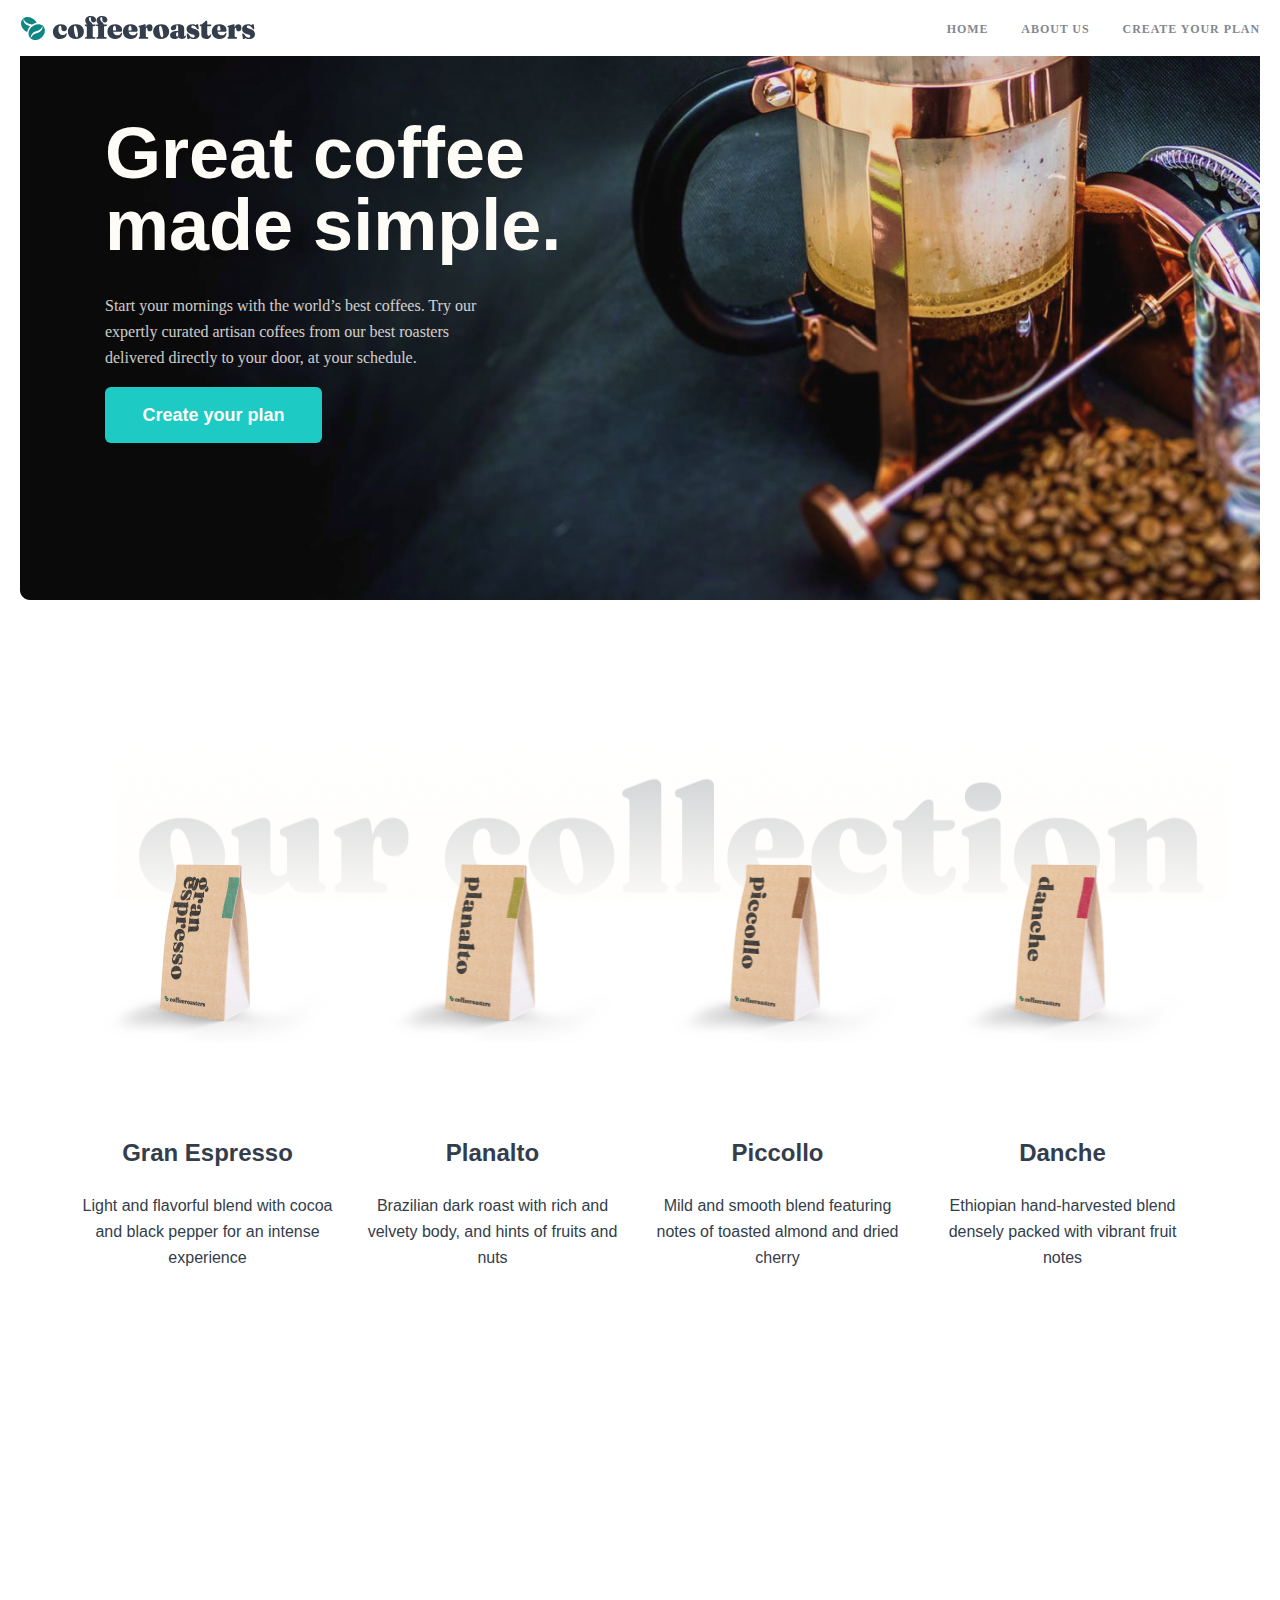
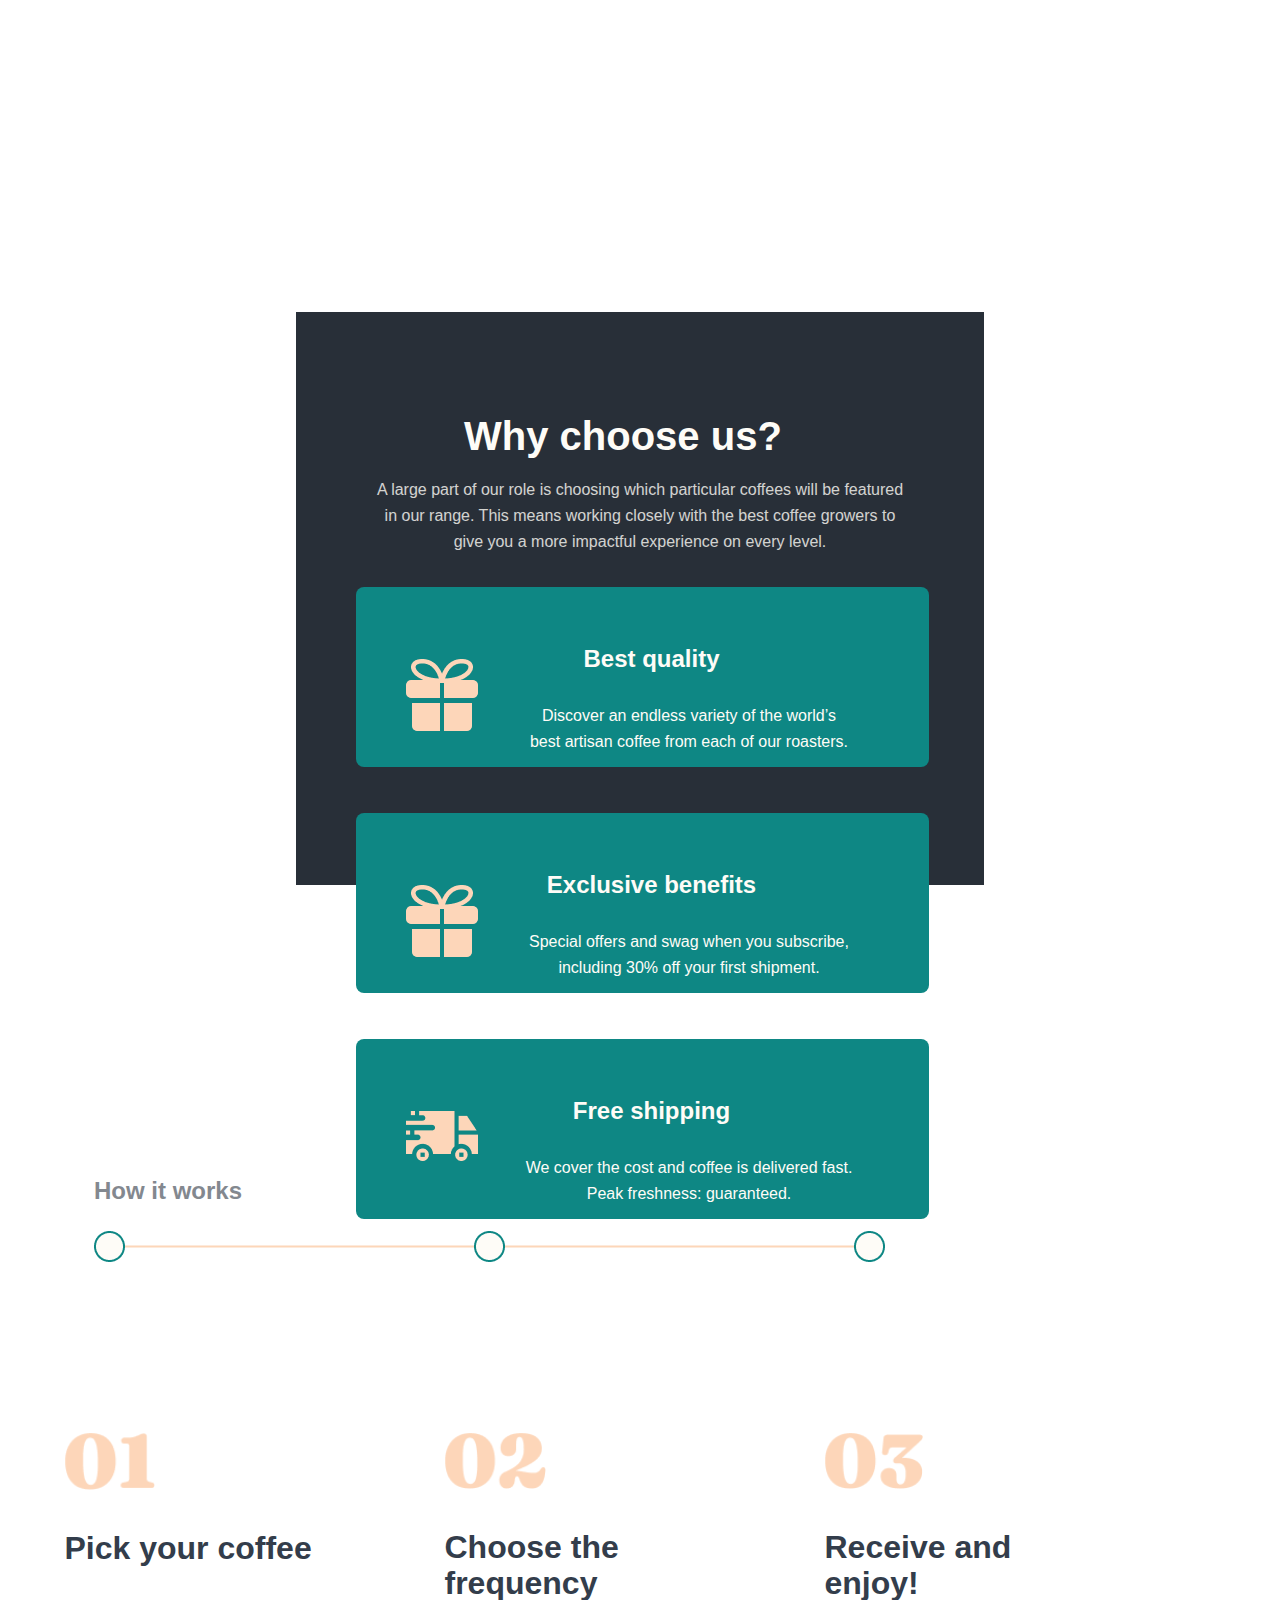
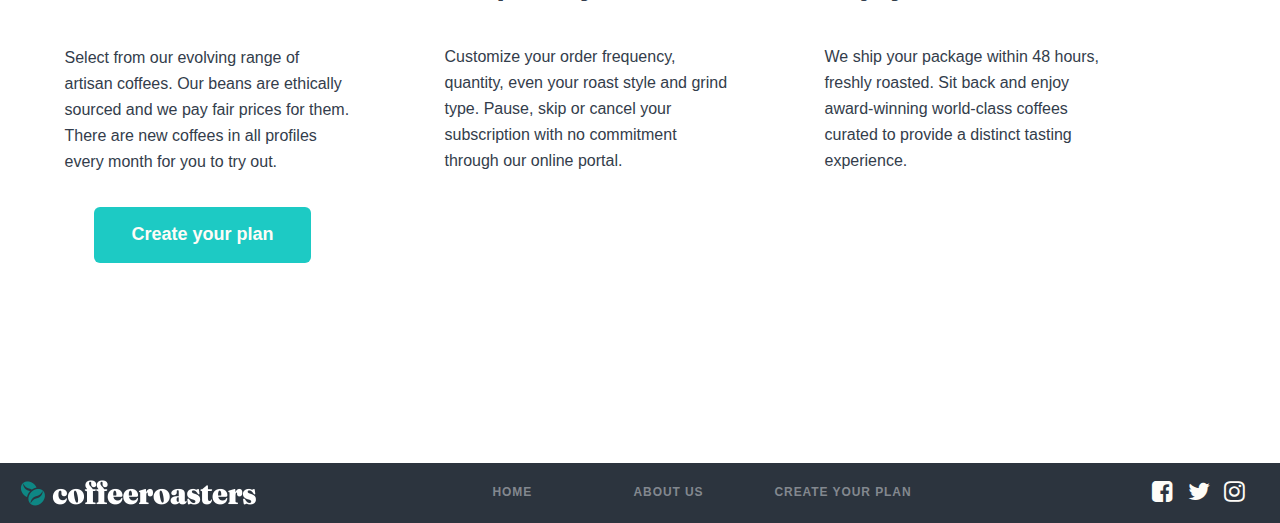
<file: index.html>
<!DOCTYPE html>
<html lang="en">

<head>
    <meta charset="UTF-8">
    <meta http-equiv="X-UA-Compatible" content="IE=edge">
    <meta name="viewport" content="width=device-width, initial-scale=1.0">
    <link rel="stylesheet" href="https://cdnjs.cloudflare.com/ajax/libs/font-awesome/4.7.0/css/font-awesome.min.css">
    <link rel="stylesheet" href="./css/main.css">
    <title> Home responsive</title>
</head>

<body>
    <!-- SITE HEADER -->
    <header class="header">
        <h1 class="visually-hidden">COFFE</h1>
        <div class="container header__container">
            <a class="header__logo" href="#">
                <img src="./images/logo.svg" alt="coffe logo" width="236" height="26">
            </a>
            <!-- HERO NAV -->
            <nav class="nav">
                <div class="nav__hero">
                    <ul class="nav__hero--list">
                        <li class="nav__item">
                            <a class="nav__link" href="#">
                                HOME
                            </a>
                        </li>

                        <li class="nav__item">
                            <a class="nav__link" href="about.html">
                                ABOUT US
                            </a>
                        </li>

                        <li class="nav__item">
                            <a class="nav__link" href="#">
                                Create your plan
                            </a>
                        </li>
                    </ul>
                </div>
            </nav>
            <button class="header__hamburger">&#9776;</button>
        </div>
    </header>
    <!-- site Header -->
    <main class="main">
        <section class="great">
            <h1 class="visually-hidden">Great coffee made simple.</h1>
            <div class="container great__container">
                <div class="great-hero"></div>
                <div class="great__hero">
                    <h2 class="great__heading">Great coffee
                        made simple.</h2>

                    <p class="great__desc">Start your mornings with the world’s best coffees. Try our expertly curated
                        artisan coffees from our best roasters delivered directly to your door, at your schedule.</p>
                    <button class="button">Create your plan</button>
                </div>
            </div>
        </section>

        <section class="collection">
            <h1 class="visually-hidden">OUR collection__our</h1>
            <div class="container collection__container">
                <div class="collection__hero"></div>
                <div class="collection__our">
                    <ul class="collection__list">
                        <li class="collection__item">
                            <img class="collection__img" src="/images/kopi1.png" alt="img" width="255" height="193">
                            <div class="collection__title">
                                <p class="collection__paragraph">Gran Espresso</p>
                                <p class="collection__desc">Light and flavorful blend with cocoa and black pepper for an
                                    intense experience</p>
                            </div>
                        </li>
                        <li class="collection__item">
                            <img class="collection__img" src="/images/kopi2.png" alt="img" width="255" height="193">
                            <div class="collection__title">
                                <p class="collection__paragraph">Planalto</p>
                                <p class="collection__desc">Brazilian dark roast with rich and velvety body, and hints
                                    of fruits and nuts</p>
                            </div>

                        </li>
                        <li class="collection__item">
                            <img class="collection__img" src="/images/kopi3.png" alt="img" width="255" height="193">
                            <div class="collection__title">
                                <p class="collection__paragraph">Piccollo</p>
                                <p class="collection__desc">Mild and smooth blend featuring notes of toasted almond and
                                    dried cherry</p>
                            </div>
                        </li>
                        <li class="collection__item">
                            <img class="collection__img" src="/images/kopi4.png" alt="img" width="255" height="193">
                            <div class="collection__title">
                                <p class="collection__paragraph">Danche</p>
                                <p class="collection__desc">Ethiopian hand-harvested blend densely packed with vibrant
                                    fruit notes</p>
                            </div>
                        </li>
                    </ul>
                </div>
            </div>
        </section>
        <!-- SITE CHOOSE -->
        <section class="choose">
            <div class="container choose__container">
                <div class="choose__us">
                    <h2 class="choose__heading">Why choose us?</h2>
                    <p class="choose__paragraph">A large part of our role is choosing which particular coffees will be
                        featured
                        in our range. This means working closely with the best coffee growers to give
                        you a more impactful experience on every level.</p>
                </div>

                <ul class="choose__list">
                    <li class="choose__item itm">
                        <div class="choose__box">
                            <span class="choose__span">Best quality</span>
                            <p class="choose__desc">Discover an endless variety of the world’s best artisan coffee from
                                each of our roasters.</p>
                        </div>
                    </li>


                    <li class="choose__item">
                        <div class="choose__box">
                            <span class="choose__span">Exclusive benefits</span>
                            <p class="choose__desc">Special offers and swag when you subscribe, including 30% off your
                                first shipment.</p>
                        </div>


                    </li>

                    <li class="choose__item choose__etim">
                        <div class="choose__box">
                            <span class="choose__span">Free shipping</span>
                            <p class="choose__desc">We cover the cost and coffee is delivered fast. Peak freshness:
                                guaranteed.</p>
                        </div>
                    </li>

                </ul>
            </div>
        </section>
        <!-- SITE CHOOSE -->
         <!-- SITE WORKS -->
         <section class="works">
            <div class="container">
                <div class="works__top">
                    <p class="works__descc">How it works</p>
                    <img class="works__imgg" src="./images/Group-31.png" alt="img" width="791" height="31">

                    <ul class="works__list">
                        <li class="works__item">
                            <img class="works__img" src="./images/01.png" alt="img" width="90" height="72">
                            <h3 class="works__heading">Pick your
                                coffee</h3>
                            <p class="works__desc">Select from our evolving range of artisan coffees. Our
                                beans are ethically sourced and we pay fair prices for them. There are new coffees in
                                all profiles every month for you to try out.</p>
                        </li>
                        <li class="works__item">
                            <img class="works__img" src="./images/02.png" alt="img" width="101"
                                height="72">
                            <h3 class="works__heading">Choose the frequency</h3>
                            <p class="works__desc">Customize your order frequency, quantity, even your
                                roast style and grind type. Pause, skip or cancel your subscription with no commitment
                                through our online portal.</p>
                        </li>
                        <li class="works__item">
                            <img class="works__img" src="./images/03.png" alt="img" width="98" height="72">
                            <h3 class="works__heading">Receive and enjoy!</h3>
                            <p class="works__desc">We ship your package within 48 hours, freshly roasted.
                                Sit back and enjoy award-winning world-class coffees curated to provide a distinct
                                tasting experience.</p>
                        </li>
                    </ul>
                    <button class="button btn">Create your plan</button>
                </div>
            </div>
        </section>
<!-- SITE WORKS -->
    </main>

    <!-- SITE FOOTER -->
    <footer class="footer">
        <div class="container">
            <div class="footer__bottom">
                <a class="footer__link" href="#">
                    <img src="./images/Group-5.png" alt="logo img" width="236" height="26">
                </a>
                <ul class="footer__list">
                    <li class="footer__item">
                        <a href="#">HOME</a>
                    </li>

                    <li class="footer__item">
                        <a href="#">ABOUT US</a>
                    </li>

                    <li class="footer__item">
                        <a href="#">Create your plan</a>
                    </li>
                </ul>

                <ul class="footer__lists">
                    <li class="footer__itemm">
                        <a href="#"><i class="fa fa-facebook-square"></i></a>
                    </li>

                    <li class="footer__itemm">
                        <a href="#"><i class="fa fa-twitter"></i></a>
                    </li>

                    <li class="footer__itemm">
                        <a href="#"><i class="fa fa-instagram"></i></a>
                    </li>
                </ul>
            </div>
        </div>
    </footer>
<!-- SITE FOOTER -->
</body>

</html>
</file>
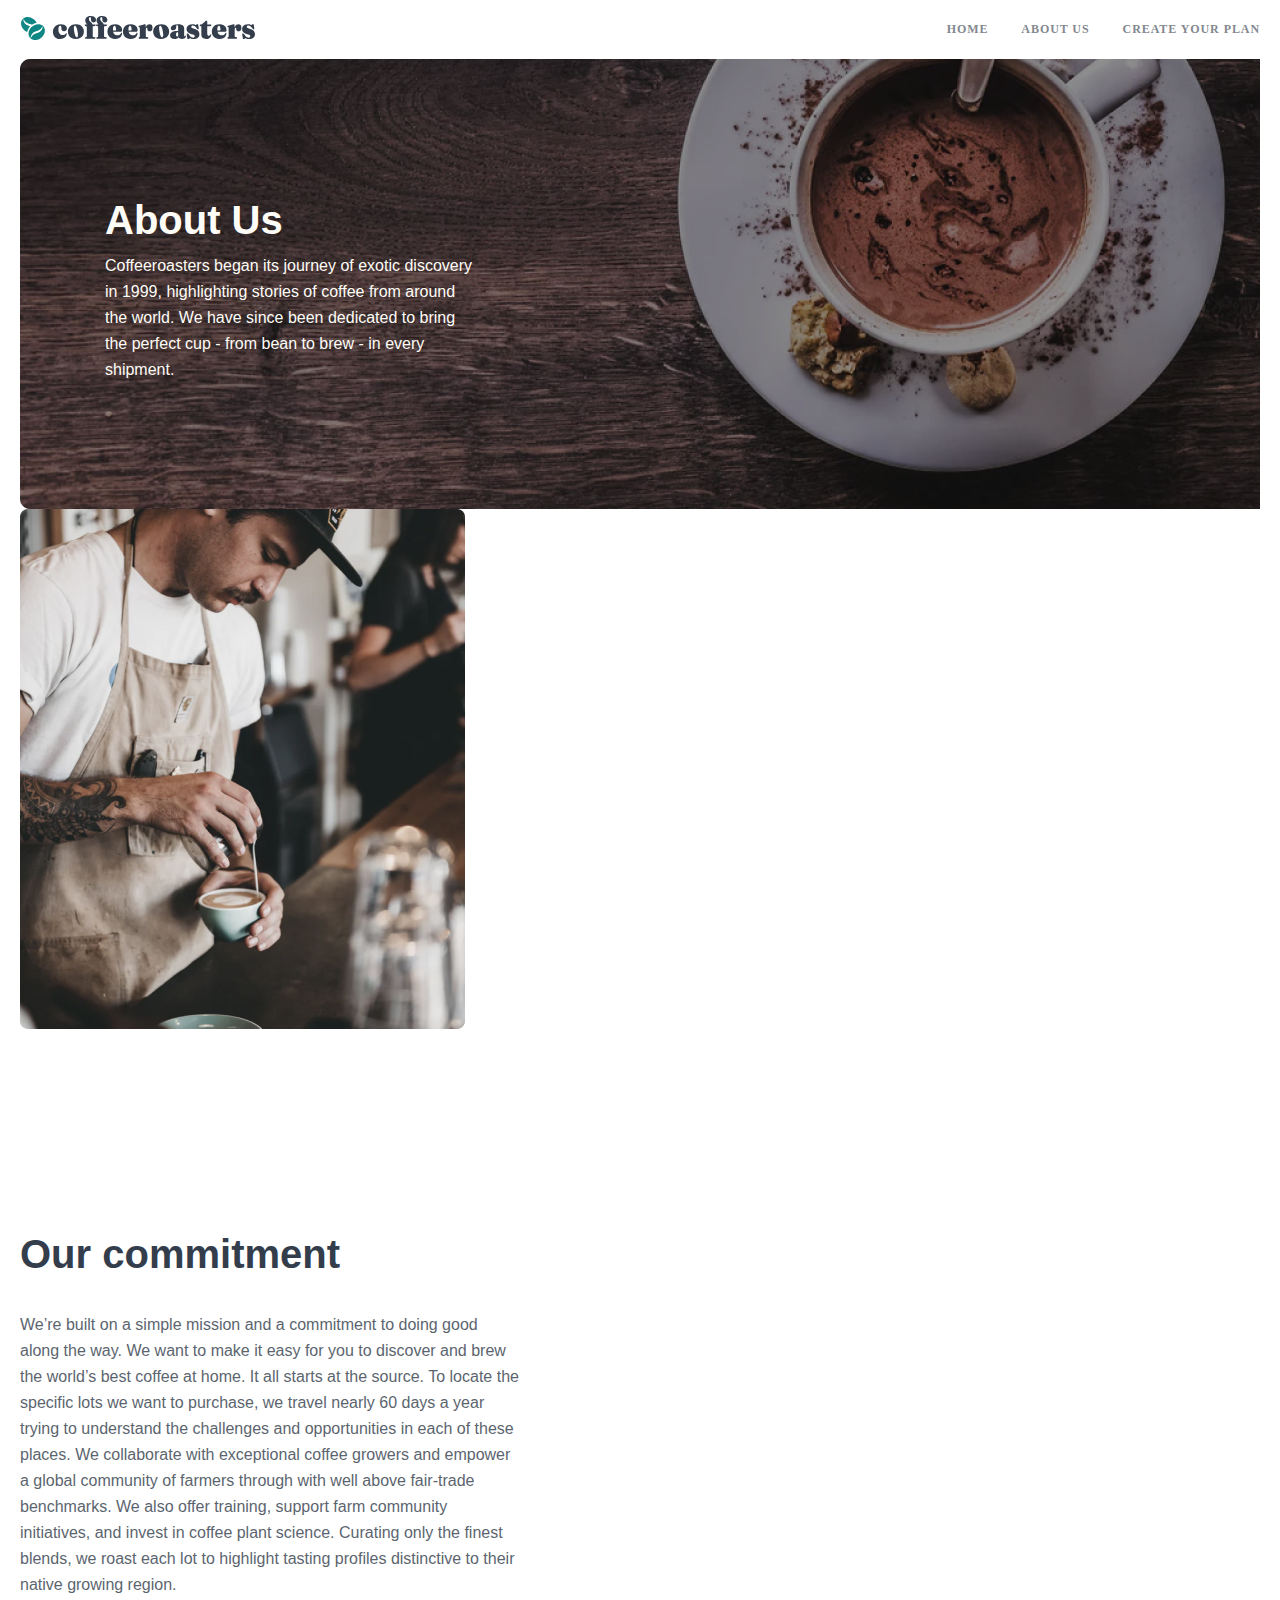
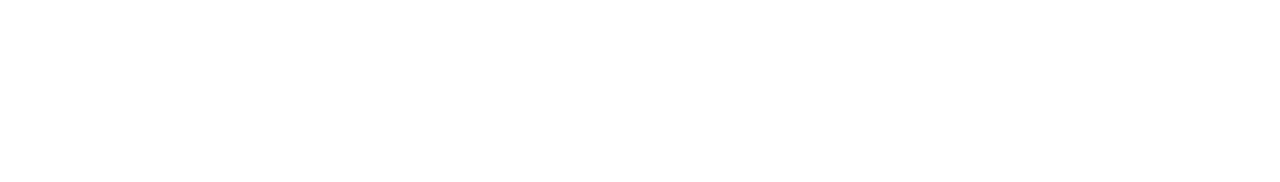
<file: about.html>
<!DOCTYPE html>
<html lang="en">

<head>
    <meta charset="UTF-8">
    <meta http-equiv="X-UA-Compatible" content="IE=edge">
    <meta name="viewport" content="width=device-width, initial-scale=1.0">
    <link rel="stylesheet" href="https://cdnjs.cloudflare.com/ajax/libs/font-awesome/4.7.0/css/font-awesome.min.css">
    <link rel="stylesheet" href="./css/main.css">
    <title>5-dars</title>
</head>

<body>
    <!-- SITE HEADER -->
    <header class="header">
        <h1 class="visually-hidden">COFFE</h1>
        <div class="container">
            <div class="header__container">
                <a class="header__logo" href="#">
                    <img src="./images/logo.svg" alt="coffe logo" width="236" height="26">
                </a>
                <!-- HERO NAV -->
                <nav class="nav">
                    <div class="nav__hero">
                        <ul class="nav__hero--list">
                            <li class="nav__item">
                                <a class="nav__link" href="#">
                                    HOME
                                </a>
                            </li>

                            <li class="nav__item">
                                <a class="nav__link" href="about.html">
                                    ABOUT US
                                </a>
                            </li>

                            <li class="nav__item">
                                <a class="nav__link" href="#">
                                    Create your plan
                                </a>
                            </li>
                        </ul>
                    </div>
                </nav>
                <button class="header__hamburger">&#9776;</button>
            </div>

        </div>
    </header>
    <!-- site Header -->
    <!-- SITE MAIN -->
    <main class="sitemain">
        <!-- SITE ABOUT -->
        <section class="about">
            <div class="container">
                <div class="about__img">
                    <div class="about__text">
                        <h2 class="about__heading">About Us</h2>
                        <p class="about__desc">Coffeeroasters began its journey of exotic discovery in 1999,
                            highlighting stories of coffee from around the world. We have since been dedicated to bring
                            the perfect cup - from bean to brew - in every shipment.</p>
                    </div>
                </div>

            </div>
        </section>

        <!-- SITE OUR -->
        <section class="our">
            <div class="container">
                <div class="our__top">
                    <img src="./images/Bitmap.jpg" alt="bitmap img" width="445" height="520">
                    <div class="our__commitment">
                        <h2 class="our__heading">Our commitment</h2>
                        <p class="our__desc">We’re built on a simple mission and a commitment to doing good along the
                            way. We want to make it easy for you to discover and brew the world’s best coffee at home.
                            It all starts at the source. To locate the specific lots we want to purchase, we travel
                            nearly 60 days a year trying to understand the challenges and opportunities in each of these
                            places. We collaborate with exceptional coffee growers and empower a global community of
                            farmers through with well above fair-trade benchmarks. We also offer training, support farm
                            community initiatives, and invest in coffee plant science. Curating only the finest blends,
                            we roast each lot to highlight tasting profiles distinctive to their native growing region.
                        </p>
                    </div>
                </div>

            </div>
        </section>
        <!-- SITE OUR -->
        <!-- SITE QUALITY -->
        <!-- <section class="quality">
           <div class="container quality-container">
               <div class="quality-text">
                   <h2 class="quality-text-heading">Uncompromising quality</h2>
                   <p class="quality-text-desc">Although we work with growers who pay close attention to all stages of harvest and processing, we employ, on our end, a rigorous quality control program to avoid over-roasting or baking the coffee dry. Every bag of coffee is tagged with a roast date and batch number. Our goal is to roast consistent, user-friendly coffee, so that brewing is easy and enjoyable.</p>
               </div>
               <img class="quality-text-img" src="./images/Bitmap1.jpg" alt="cofee img" width="445" height="474">
           </div>
       </section> -->
        <!-- SITE QUALITY -->
        <!-- SITEOUR -->
        <!-- <section class="siteour">
           <div class="container">
               <div class="siteour-text">
                <h3 class="siteour-heading">
                    Our headquarters
                   </h3>
                   <ul class="siteour-list">
                       <li class="siteour-item">
                           <img class="siteour-item-img" src="./images/Combined.png" alt="united kingdom img" width="41" height="50">
                           <p class="siteour-item-paragraph">United Kingdom</p>
                           <p class="siteour-item-desc">68  Asfordby Rd<br>Alcaston<br>SY6 1YA<br>+44 1241 918425</p>
                       </li>

                       <li class="siteour-item">
                        <img class="siteour-item-img" src="./images/cnada.png" alt="united kingdom img" width="41" height="50">
                        <p class="siteour-item-paragraph">Canada</p>
                        <p class="siteour-item-desc">1528  Eglinton Avenue<br>Toronto<br>Ontario M4P 1A6<br>+1 416 485 2997</p>
                    </li>

                    <li class="siteour-item">
                        <img class="siteour-item-img" src="./images/avstralia.png" alt="united kingdom img" width="41" height="50">
                        <p class="siteour-item-paragraph">Australia</p>
                        <p class="siteour-item-desc">36 Swanston Street<br>Kewell<br>Victoria<br>+61 4 9928 3629</p>
                    </li>
                   </ul>
               </div>
           </div>
       </section> -->
        <!-- SITEOUR -->
    </main>
    <!-- SITE MAIN -->
    <!-- SITE FOOTER -->
    <!-- <footer class="footer">
    <div class="container">
        <div class="footer-bottom">
            <a class="footer-bottom-left-link" href="#">
                <img src="./images/Group5.svg" alt="logo img" width="236" height="26">
            </a>
            <ul class="footer-bottom-list">
                <li class="footer-bottom-item">
                    <a href="index.html">HOME</a>
                </li>

                <li class="footer-bottom-item">
                    <a href="#">ABOUT US</a>
                </li>

                <li class="footer-bottom-item">
                    <a href="#">Create your plan</a>
                </li>
            </ul>

            <ul class="footer-bottom-right-list">
                <li class="footer-bottom-right-list-item">
                    <a href="#"><i class="fa fa-facebook-square"></i></a>
                </li>

                <li class="footer-bottom-right-list-item">
                    <a href="#"><i class="fa fa-twitter"></i></a>
                </li>

                <li class="footer-bottom-right-list-item">
                    <a href="#"><i class="fa fa-instagram"></i></a>
                </li>
            </ul>
        </div>
    </div>
</footer> -->
    <!-- SITE FOOTER -->
</body>

</html>
</file>
<file: css/main.css>
/*! normalize.css v8.0.1 | MIT License | github.com/necolas/normalize.css */
/* Document
   ========================================================================== */
/**
 * 1. Correct the line height in all browsers.
 * 2. Prevent adjustments of font size after orientation changes in iOS.
 */
html {
  line-height: 1.15;
  /* 1 */
  -webkit-text-size-adjust: 100%;
  /* 2 */
}

/* Sections
   ========================================================================== */
/**
 * Remove the margin in all browsers.
 */
body {
  margin: 0;
}

/**
 * Render the `main` element consistently in IE.
 */
main {
  display: block;
}

/**
 * Correct the font size and margin on `h1` elements within `section` and
 * `article` contexts in Chrome, Firefox, and Safari.
 */
h1 {
  font-size: 2em;
  margin: 0.67em 0;
}

/* Grouping content
   ========================================================================== */
/**
 * 1. Add the correct box sizing in Firefox.
 * 2. Show the overflow in Edge and IE.
 */
hr {
  -webkit-box-sizing: content-box;
          box-sizing: content-box;
  /* 1 */
  height: 0;
  /* 1 */
  overflow: visible;
  /* 2 */
}

/**
 * 1. Correct the inheritance and scaling of font size in all browsers.
 * 2. Correct the odd `em` font sizing in all browsers.
 */
pre {
  font-family: monospace, monospace;
  /* 1 */
  font-size: 1em;
  /* 2 */
}

/* Text-level semantics
   ========================================================================== */
/**
 * Remove the gray background on active links in IE 10.
 */
a {
  background-color: transparent;
}

/**
 * 1. Remove the bottom border in Chrome 57-
 * 2. Add the correct text decoration in Chrome, Edge, IE, Opera, and Safari.
 */
abbr[title] {
  border-bottom: none;
  /* 1 */
  text-decoration: underline;
  /* 2 */
  -webkit-text-decoration: underline dotted;
          text-decoration: underline dotted;
  /* 2 */
}

/**
 * Add the correct font weight in Chrome, Edge, and Safari.
 */
b,
strong {
  font-weight: bolder;
}

/**
 * 1. Correct the inheritance and scaling of font size in all browsers.
 * 2. Correct the odd `em` font sizing in all browsers.
 */
code,
kbd,
samp {
  font-family: monospace, monospace;
  /* 1 */
  font-size: 1em;
  /* 2 */
}

/**
 * Add the correct font size in all browsers.
 */
small {
  font-size: 80%;
}

/**
 * Prevent `sub` and `sup` elements from affecting the line height in
 * all browsers.
 */
sub,
sup {
  font-size: 75%;
  line-height: 0;
  position: relative;
  vertical-align: baseline;
}

sub {
  bottom: -0.25em;
}

sup {
  top: -0.5em;
}

/* Embedded content
   ========================================================================== */
/**
 * Remove the border on images inside links in IE 10.
 */
img {
  border-style: none;
}

/* Forms
   ========================================================================== */
/**
 * 1. Change the font styles in all browsers.
 * 2. Remove the margin in Firefox and Safari.
 */
button,
input,
optgroup,
select,
textarea {
  font-family: inherit;
  /* 1 */
  font-size: 100%;
  /* 1 */
  line-height: 1.15;
  /* 1 */
  margin: 0;
  /* 2 */
}

/**
 * Show the overflow in IE.
 * 1. Show the overflow in Edge.
 */
button,
input {
  /* 1 */
  overflow: visible;
}

/**
 * Remove the inheritance of text transform in Edge, Firefox, and IE.
 * 1. Remove the inheritance of text transform in Firefox.
 */
button,
select {
  /* 1 */
  text-transform: none;
}

/**
 * Correct the inability to style clickable types in iOS and Safari.
 */
button,
[type="button"],
[type="reset"],
[type="submit"] {
  -webkit-appearance: button;
}

/**
 * Remove the inner border and padding in Firefox.
 */
button::-moz-focus-inner,
[type="button"]::-moz-focus-inner,
[type="reset"]::-moz-focus-inner,
[type="submit"]::-moz-focus-inner {
  border-style: none;
  padding: 0;
}

/**
 * Restore the focus styles unset by the previous rule.
 */
button:-moz-focusring,
[type="button"]:-moz-focusring,
[type="reset"]:-moz-focusring,
[type="submit"]:-moz-focusring {
  outline: 1px dotted ButtonText;
}

/**
 * Correct the padding in Firefox.
 */
fieldset {
  padding: 0.35em 0.75em 0.625em;
}

/**
 * 1. Correct the text wrapping in Edge and IE.
 * 2. Correct the color inheritance from `fieldset` elements in IE.
 * 3. Remove the padding so developers are not caught out when they zero out
 *    `fieldset` elements in all browsers.
 */
legend {
  -webkit-box-sizing: border-box;
          box-sizing: border-box;
  /* 1 */
  color: inherit;
  /* 2 */
  display: table;
  /* 1 */
  max-width: 100%;
  /* 1 */
  padding: 0;
  /* 3 */
  white-space: normal;
  /* 1 */
}

/**
 * Add the correct vertical alignment in Chrome, Firefox, and Opera.
 */
progress {
  vertical-align: baseline;
}

/**
 * Remove the default vertical scrollbar in IE 10+.
 */
textarea {
  overflow: auto;
}

/**
 * 1. Add the correct box sizing in IE 10.
 * 2. Remove the padding in IE 10.
 */
[type="checkbox"],
[type="radio"] {
  -webkit-box-sizing: border-box;
          box-sizing: border-box;
  /* 1 */
  padding: 0;
  /* 2 */
}

/**
 * Correct the cursor style of increment and decrement buttons in Chrome.
 */
[type="number"]::-webkit-inner-spin-button,
[type="number"]::-webkit-outer-spin-button {
  height: auto;
}

/**
 * 1. Correct the odd appearance in Chrome and Safari.
 * 2. Correct the outline style in Safari.
 */
[type="search"] {
  -webkit-appearance: textfield;
  /* 1 */
  outline-offset: -2px;
  /* 2 */
}

/**
 * Remove the inner padding in Chrome and Safari on macOS.
 */
[type="search"]::-webkit-search-decoration {
  -webkit-appearance: none;
}

/**
 * 1. Correct the inability to style clickable types in iOS and Safari.
 * 2. Change font properties to `inherit` in Safari.
 */
::-webkit-file-upload-button {
  -webkit-appearance: button;
  /* 1 */
  font: inherit;
  /* 2 */
}

/* Interactive
   ========================================================================== */
/*
 * Add the correct display in Edge, IE 10+, and Firefox.
 */
details {
  display: block;
}

/*
 * Add the correct display in all browsers.
 */
summary {
  display: list-item;
}

/* Misc
   ========================================================================== */
/**
 * Add the correct display in IE 10+.
 */
template {
  display: none;
}

/**
 * Add the correct display in IE 10.
 */
[hidden] {
  display: none;
}

html {
  height: 100%;
  scroll-behavior: smooth;
  -webkit-box-sizing: border-box;
          box-sizing: border-box;
}

*,
*::before,
*::after {
  -webkit-box-sizing: inherit;
          box-sizing: inherit;
}

body {
  display: -webkit-box;
  display: -ms-flexbox;
  display: flex;
  -webkit-box-orient: vertical;
  -webkit-box-direction: normal;
      -ms-flex-direction: column;
          flex-direction: column;
  height: 100%;
  font-family: "Arial", sans-serif;
  font-size: 16px;
  line-height: 1.5;
}

img {
  max-width: 100%;
  height: auto;
  vertical-align: middle;
}

.visually-hidden {
  clip: rect(0 0 0 0);
  -webkit-clip-path: inset(50%);
          clip-path: inset(50%);
  height: 1px;
  overflow: hidden;
  position: absolute;
  white-space: nowrap;
  width: 1px;
}

.container {
  width: 100%;
  max-width: 1320px;
  margin: 0 auto;
  padding: 0 20px;
}

.button {
  width: 217px;
  height: 56px;
  border-radius: 6px;
  background-color: #1dcac4;
  font-style: normal;
  font-weight: 900;
  font-size: 18px;
  line-height: 25px;
  text-align: center;
  color: #FEFCF7;
  border: none;
}

.button:hover {
  background: #66D2CF;
  color: #fff;
}

/* HEADER CSS */
.header {
  position: fixed;
  background-color: #fff;
  top: 0;
  left: 0;
  width: 100%;
  z-index: 1;
  margin: 0;
  padding: 0;
}

.header__container {
  display: -webkit-box;
  display: -ms-flexbox;
  display: flex;
  -webkit-box-align: center;
      -ms-flex-align: center;
          align-items: center;
  -webkit-box-pack: justify;
      -ms-flex-pack: justify;
          justify-content: space-between;
}

.header__logo {
  text-decoration: none;
  -ms-flex-negative: 0;
      flex-shrink: 0;
}

.header__logo:hover {
  color: #333D4B;
  opacity: 0.8;
}

.header__hamburger {
  display: none;
  background-color: transparent;
  border: none;
  font-size: 30px;
}

.nav__hero--list {
  padding: 0;
}

@media only screen and (max-width: 724px) {
  .header {
    position: relative;
    padding: 20px 0px;
  }
  .header__hamburger {
    display: inline-block;
  }
  .header .header--open .nav {
    display: -webkit-box;
    display: -ms-flexbox;
    display: flex;
    -webkit-box-orient: vertical;
    -webkit-box-direction: normal;
        -ms-flex-direction: column;
            flex-direction: column;
    width: 100%;
  }
  .header--open .nav__hero--list {
    -webkit-box-orient: vertical;
    -webkit-box-direction: normal;
        -ms-flex-direction: column;
            flex-direction: column;
  }
}

.main {
  margin: 0;
}

.nav {
  white-space: nowrap;
}

.nav__hero {
  margin: 0;
  padding: 0;
}

.nav__hero--list {
  display: -webkit-box;
  display: -ms-flexbox;
  display: flex;
  list-style: none;
}

.nav__item + .nav__item {
  margin-left: 33px;
}

.nav__link {
  font-family: Barlow;
  font-style: normal;
  font-weight: bold;
  font-size: 12px;
  line-height: 15px;
  letter-spacing: 0.923077px;
  text-transform: uppercase;
  color: #83888F;
  text-decoration: none;
}

.nav__link:hover {
  color: #333D4B;
}

.nav__link:active {
  color: #212122;
}

@media only screen and (max-width: 724px) {
  .nav {
    display: none;
  }
}

.great__hero {
  background-image: url(../images/Bitmapa.jpg);
  background-repeat: no-repeat;
  background-size: cover;
  max-width: 100%;
  min-height: 600px;
}

.great__hero {
  position: relative;
  margin: 0;
  max-height: 367px;
  padding-top: 117px;
  padding-left: 85px;
}

.great__heading {
  margin: 0;
  padding: 0;
  font-family: Fraunces 9pt;
  font-style: normal;
  font-weight: 900;
  font-size: 72px;
  line-height: 72px;
  color: #FEFCF7;
  max-width: 525px;
}

.great__desc {
  margin-top: 32px;
  font-family: Barlow;
  font-style: normal;
  font-weight: normal;
  font-size: 16px;
  line-height: 26px;
  color: #FEFCF7;
  mix-blend-mode: normal;
  opacity: 0.8;
  max-width: 407px;
}

@media only screen and (max-width: 1270px) {
  .great__hero {
    background-image: url(../images/bitmapbg.jpg);
    background-size: cover;
  }
}

@media only screen and (max-width: 649px) {
  .great {
    padding: 18px 0;
  }
  .great__hero {
    background-image: url(../images/Bitmap11bg.jpg);
    max-width: 100%;
    max-height: 500px;
  }
  .great__heading {
    min-width: 260px;
  }
  .great__desc {
    max-width: 294px;
  }
}

.collection {
  padding-top: 130px;
}

.collection__hero {
  background-image: url(/images/Group.png);
  background-repeat: no-repeat;
  background-position: 96px;
  max-width: 200%;
  min-height: 169px;
}

.collection__our {
  position: relative;
}

.collection__list {
  margin: 0;
  padding: 0;
  display: -webkit-box;
  display: -ms-flexbox;
  display: flex;
  -webkit-box-align: center;
      -ms-flex-align: center;
          align-items: center;
  position: absolute;
  top: -50px;
  left: 30px;
  text-align: center;
  margin: 0;
  padding: 0;
  list-style: none;
}

.collection__item {
  margin-left: 30px;
}

.collection__img {
  margin-bottom: 71px;
}

.collection__paragraph {
  font-weight: 900;
  font-size: 24px;
  line-height: 32px;
  color: #333D4B;
}

.collection__desc {
  font-size: 16px;
  line-height: 26px;
  text-align: center;
  color: #333D4B;
  max-width: 255px;
}

@media only screen and (max-width: 1233px) {
  .collection__hero {
    background-image: url(../images/Groupplan.png);
    background-repeat: no-repeat;
    max-width: 689px;
    max-height: 118px;
  }
}

@media only screen and (max-width: 985px) {
  .collection__list {
    display: -webkit-box;
    display: -ms-flexbox;
    display: flex;
    -webkit-box-orient: vertical;
    -webkit-box-direction: normal;
        -ms-flex-direction: column;
            flex-direction: column;
  }
  .collection__item {
    display: -webkit-box;
    display: -ms-flexbox;
    display: flex;
    -webkit-box-orient: horizontal;
    -webkit-box-direction: normal;
        -ms-flex-direction: row;
            flex-direction: row;
  }
  .collection__paragraph {
    margin-right: 30px;
  }
  .collection__desc {
    max-width: 300px;
  }
}

@media only screen and (max-width: 649px) {
  .collection__list {
    display: -webkit-box;
    display: -ms-flexbox;
    display: flex;
    -webkit-box-orient: vertical;
    -webkit-box-direction: normal;
        -ms-flex-direction: column;
            flex-direction: column;
  }
  .collection__item {
    display: inline-block;
  }
}

/* CHOOSE CSS */
.choose {
  padding-top: 200px;
}

.choose__container {
  background-color: #282F38;
  margin-top: 288px;
  width: 1280px;
  height: 577px;
}

.choose__us {
  margin: 0;
  padding: 0;
}

.choose__heading {
  width: 352px;
  height: 48px;
  font-style: normal;
  font-weight: 900;
  font-size: 40px;
  line-height: 48px;
  color: #FEFCF7;
  padding-top: 100px;
  margin-left: auto;
  margin-right: auto;
}

.choose__paragraph {
  width: 540px;
  height: 80px;
  font-style: normal;
  font-weight: normal;
  font-size: 16px;
  line-height: 26px;
  text-align: center;
  color: #FEFCF7;
  mix-blend-mode: normal;
  opacity: 0.8;
  padding-top: 32px;
  margin-left: auto;
  margin-right: auto;
}

.choose__list {
  display: -webkit-box;
  display: -ms-flexbox;
  display: flex;
  -webkit-box-align: center;
  -ms-flex-align: center;
  align-items: center;
  -webkit-box-pack: center;
  -ms-flex-pack: center;
  justify-content: center;
  list-style: none;
}

.choose__item {
  width: 350px;
  height: 382px;
  background: #0E8784;
  border-radius: 8px;
  margin-left: auto;
  margin-right: 42px;
  margin-top: 86px;
}

.choose__itm::before {
  content: '';
  display: block;
  background-image: url("../images/coffee-bean.png");
  background-repeat: no-repeat;
  width: 72px;
  height: 72px;
  margin-top: 72px;
  margin-left: 140px;
}

.choose__item::before {
  content: '';
  display: block;
  background-image: url("../images/Combined-Shape.png");
  background-repeat: no-repeat;
  width: 72px;
  height: 72px;
  margin-top: 72px;
  margin-left: 140px;
}

.choose__etim::before {
  content: '';
  display: block;
  background-image: url("../images/Combined-Shape1.png");
  background-repeat: no-repeat;
  width: 72px;
  height: 72px;
  margin-top: 72px;
  margin-left: 140px;
}

.choose__span {
  display: -webkit-box;
  display: -ms-flexbox;
  display: flex;
  -webkit-box-pack: center;
  -ms-flex-pack: center;
  justify-content: center;
  width: 300px;
  height: 32px;
  position: relative;
  bottom: 164px;
  left: 0;
  font-style: normal;
  font-weight: 900;
  font-size: 24px;
  line-height: 32px;
  color: #FEFCF7;
  padding-left: 47px;
  margin-top: 220px;
}

.choose__desc {
  position: relative;
  bottom: 152px;
  width: 300px;
  height: 78px;
  font-style: normal;
  font-weight: normal;
  font-size: 16px;
  text-align: center;
  line-height: 26px;
  color: #FEFCF7;
  padding-left: 47px;
}

@media only screen and (max-width: 1290px) {
  .choose {
    margin-top: 525px;
  }
  .choose__container {
    width: 688px;
    height: 573px;
  }
  .choose__us {
    margin: 0;
    padding: 0;
  }
  .choose__list {
    display: -webkit-box;
    display: -ms-flexbox;
    display: flex;
    -webkit-box-orient: vertical;
    -webkit-box-direction: normal;
        -ms-flex-direction: column;
            flex-direction: column;
  }
  .choose__item {
    display: -webkit-box;
    display: -ms-flexbox;
    display: flex;
    width: 573px;
    max-height: 180px;
    margin-right: 158px;
    margin-top: 46px;
  }
  .choose__desc {
    width: 375px;
    height: 50px;
  }
  .choose__item::before {
    margin-left: 50px;
  }
}

@media only screen and (max-width: 649px) {
  .choose {
    margin-left: 20px;
    margin-top: 1167px;
  }
  .choose__container {
    width: 327px;
    height: 902px;
  }
  .choose__heading {
    width: 279px;
    height: 28px;
    font-size: 28px;
    line-height: 28px;
    text-align: center;
  }
  .choose__paragraph {
    width: 279px;
    height: 12px;
    font-size: 15px;
    line-height: 25px;
    text-align: center;
  }
  .choose__list {
    display: -webkit-box;
    display: -ms-flexbox;
    display: flex;
    -webkit-box-orient: vertical;
    -webkit-box-direction: normal;
        -ms-flex-direction: column;
            flex-direction: column;
  }
  .choose__item {
    display: -webkit-box;
    display: -ms-flexbox;
    display: flex;
    width: 279px;
    max-height: 382px;
    margin-top: 164px;
    margin-left: 115px;
    margin-top: 150px;
  }
  .choose__span {
    font-size: 24px;
    line-height: 32px;
    text-align: center;
    margin-top: 353px;
    margin-left: -71px;
  }
  .choose__desc {
    margin-left: -36px;
    width: 212px;
    height: 75px;
    font-size: 15px;
    line-height: 25px;
    text-align: center;
  }
  .choose__item::before {
    margin-right: -72px;
    margin-left: 40px;
  }
}

/* SITE WORKS CSS */
.works__top {
  margin: 0;
  padding: 0;
  margin-top: 290px;
  margin-left: 74px;
}

.works__descc {
  width: 255px;
  height: 32px;
  font-style: normal;
  font-weight: 900;
  font-size: 24px;
  line-height: 32px;
  color: #83888F;
}

.works__hero {
  background-color: #293039;
  margin-left: 0;
  padding-left: 74px;
  padding-bottom: 99px;
  border-radius: 5px;
}

.works__img {
  margin-top: 104px;
}

.works__list {
  display: -webkit-box;
  display: -ms-flexbox;
  display: flex;
  -webkit-box-pack: center;
  -ms-flex-pack: center;
  justify-content: center;
  -webkit-box-align: center;
  -ms-flex-align: center;
  align-items: center;
  list-style: none;
  margin-right: 315px;
  margin-top: 67px;
}

.works__item {
  padding-left: 95px;
}

.works__heading {
  width: 283px;
  height: 73px;
  font-style: normal;
  font-weight: 900;
  font-size: 32px;
  line-height: 36px;
  color: #333D4B;
  padding: 0;
  margin-top: 40px;
}

.works__title {
  color: #fff;
}

.works__desc {
  width: 285px;
  height: 130px;
  font-style: normal;
  font-weight: normal;
  font-size: 16px;
  line-height: 26px;
  color: #333D4B;
  margin-top: 42px;
}

.works__paragraph {
  color: #FEFCF7;
}

@media only screen and (max-width: 1206px) {
  .works {
    padding-top: 144px;
  }
  .works__descc {
    font-size: 24px;
    line-height: 32px;
  }
  .works__list {
    display: -webkit-box;
    display: -ms-flexbox;
    display: flex;
  }
  .works__item {
    max-width: 223px;
    max-height: 371px;
  }
  .works__imgg {
    width: 497px;
    height: 21px;
  }
  .works__heading {
    max-width: 223px;
    height: 65px;
    font-size: 28px;
    line-height: 32px;
  }
  .works__desc {
    max-width: 223px;
    height: 154px;
    font-size: 15px;
    line-height: 25px;
  }
}

@media only screen and (max-width: 1206px) {
  .btn {
    margin-top: 144px;
    margin-left: 6px;
    font-size: 18px;
    line-height: 25px;
  }
}

@media only screen and (max-width: 745px) {
  .works__descc {
    max-width: 327px;
    max-height: 32px;
    font-size: 24px;
    line-height: 32px;
  }
  .works__list {
    display: -webkit-box;
    display: -ms-flexbox;
    display: flex;
    -webkit-box-orient: vertical;
    -webkit-box-direction: normal;
        -ms-flex-direction: column;
            flex-direction: column;
  }
  .works__item {
    max-width: 327px;
    max-height: 253px;
    margin-top: 120px;
  }
  .works__img {
    margin-left: 40px;
  }
  .works__heading {
    font-size: 28px;
    line-height: 32px;
    text-align: center;
  }
  .works__desc {
    font-size: 15px;
    line-height: 25px;
    text-align: center;
  }
}

@media only screen and (max-width: 745px) {
  .btn {
    margin-top: 198px;
    text-align: center;
    max-width: 217px;
    max-height: 56px;
    font-size: 18px;
    line-height: 25px;
    margin-left: -20px;
  }
}

@media only screen and (max-width: 649px) {
  .works {
    padding-top: 770px;
  }
  .works__descc {
    text-align: center;
  }
}

/* SITE ABOUT CSS */
.about {
  padding-top: 26px;
}

.about__img {
  margin: 0;
  padding: 0;
  background-image: url("../images/Group7.png");
  background-repeat: no-repeat;
  background-size: cover;
  width: 100%;
  min-height: 450px;
}

.about__text {
  max-width: 455px;
  max-height: 176px;
}

.about__heading {
  padding-top: 137px;
  padding-left: 85px;
  height: 48px;
  font-style: normal;
  font-weight: 900;
  font-size: 40px;
  line-height: 48px;
  color: #FEFCF7;
}

.about__desc {
  padding-top: 24px;
  padding-left: 85px;
  height: 104px;
  font-style: normal;
  font-weight: normal;
  font-size: 16px;
  line-height: 26px;
  color: #FEFCF7;
}

@media only screen and (max-width: 768px) {
  .about__img {
    background-image: url(../images/Bitmapplan.jpg);
    background-repeat: no-repeat;
    background-position: center;
    max-width: 100%;
    min-height: 400px;
  }
}

/* OUR CSS */
.our__commitment {
  padding: 168px 0;
}

.our__heading {
  font-weight: 900;
  font-size: 40px;
  line-height: 48px;
  color: #333D4B;
}

.our__desc {
  width: 540px;
  padding-right: 39px;
  font-size: 16px;
  line-height: 26px;
  color: #333D4B;
  mix-blend-mode: normal;
  opacity: 0.8;
}

@media only screen and (max-width: 768px) {
  .our__text {
    max-width: 281px;
    max-height: 470px;
  }
}

/* SITE FOOTER CSS */
.footer {
  background-color: #2C343E;
  margin-top: 200px;
}

.footer__bottom {
  display: -webkit-box;
  display: -ms-flexbox;
  display: flex;
  -webkit-box-pack: justify;
  -ms-flex-pack: justify;
  justify-content: space-between;
  -webkit-box-align: center;
  -ms-flex-align: center;
  align-items: center;
}

.footer__link {
  text-decoration: none;
}

.footer__link:hover {
  opacity: 0.8;
}

.footer__item {
  width: 141px;
  height: 15px;
  font-style: normal;
  font-weight: bold;
  font-size: 12px;
  line-height: 15px;
  letter-spacing: 0.923077px;
  text-transform: uppercase;
}

.footer__item a {
  color: #83888F;
  text-decoration: none;
}

.footer__item a:hover {
  color: #fff;
}

.footer__list {
  display: -webkit-box;
  display: -ms-flexbox;
  display: flex;
  list-style: none;
}

.footer__lists {
  display: -webkit-box;
  display: -ms-flexbox;
  display: flex;
  list-style: none;
}

.footer__itemm a {
  color: #FEFCF7;
  text-decoration: none;
}

.footer__itemm a:hover {
  color: #FDD6BA;
}

.fa {
  margin-right: 12px;
  font-size: 24px;
}

/* SITE FOOTER CSS */
.footer {
  background-color: #2C343E;
}

.footer-bottom {
  display: -webkit-box;
  display: -ms-flexbox;
  display: flex;
  -webkit-box-pack: justify;
  -ms-flex-pack: justify;
  justify-content: space-between;
  -webkit-box-align: center;
  -ms-flex-align: center;
  align-items: center;
}

.footer-bottom-left-link {
  text-decoration: none;
}

.footer-bottom-left-link:hover {
  opacity: 0.8;
}

.footer-bottom-list {
  display: -webkit-box;
  display: -ms-flexbox;
  display: flex;
  list-style: none;
  margin-right: 200px;
}

.footer-bottom-item {
  width: 141px;
  height: 15px;
  font-style: normal;
  font-weight: bold;
  font-size: 12px;
  line-height: 15px;
  letter-spacing: 0.923077px;
  text-transform: uppercase;
}

.footer-bottom-item a {
  color: #83888F;
  text-decoration: none;
}

.footer-bottom-item a:hover {
  color: #fff;
}

.footer-bottom-right-list {
  display: -webkit-box;
  display: -ms-flexbox;
  display: flex;
  list-style: none;
  margin-right: 141px;
}

.footer-bottom-right-list-item {
  width: 24px;
  height: 24px;
  margin-left: 15px;
  text-align: center;
}

.footer-bottom-right-list-item a {
  color: #FEFCF7;
  text-decoration: none;
}

.footer-bottom-right-list-item a:hover {
  color: #FDD6BA;
}

.fa {
  margin-right: 12px;
  width: 24px;
  height: 24px;
  font-size: 24px;
}

@media only screen and (max-width: 1206px) {
  .footer__link {
    margin-bottom: 32px;
  }
  .footer__bottom {
    display: -webkit-box;
    display: -ms-flexbox;
    display: flex;
    -webkit-box-orient: vertical;
    -webkit-box-direction: normal;
        -ms-flex-direction: column;
            flex-direction: column;
    padding: 54px 0;
  }
  .footer__bottom__item {
    max-width: 283px;
    max-height: 15px;
  }
}

@media only screen and (max-width: 649px) {
  .footer {
    width: 100%;
  }
  .footer__bottom {
    display: -webkit-box;
    display: -ms-flexbox;
    display: flex;
    -webkit-box-orient: vertical;
    -webkit-box-direction: normal;
        -ms-flex-direction: column;
            flex-direction: column;
  }
  .footer__list {
    display: -webkit-box;
    display: -ms-flexbox;
    display: flex;
    -webkit-box-orient: vertical;
    -webkit-box-direction: normal;
        -ms-flex-direction: column;
            flex-direction: column;
    text-align: center;
  }
  .footer__itemm {
    margin-left: 10px;
  }
  .footer__item {
    margin-bottom: 24px;
    font-size: 12px;
    line-height: 15px;
    letter-spacing: 0.923077px;
    text-transform: uppercase;
  }
}
/*# sourceMappingURL=main.css.map */
</file>
